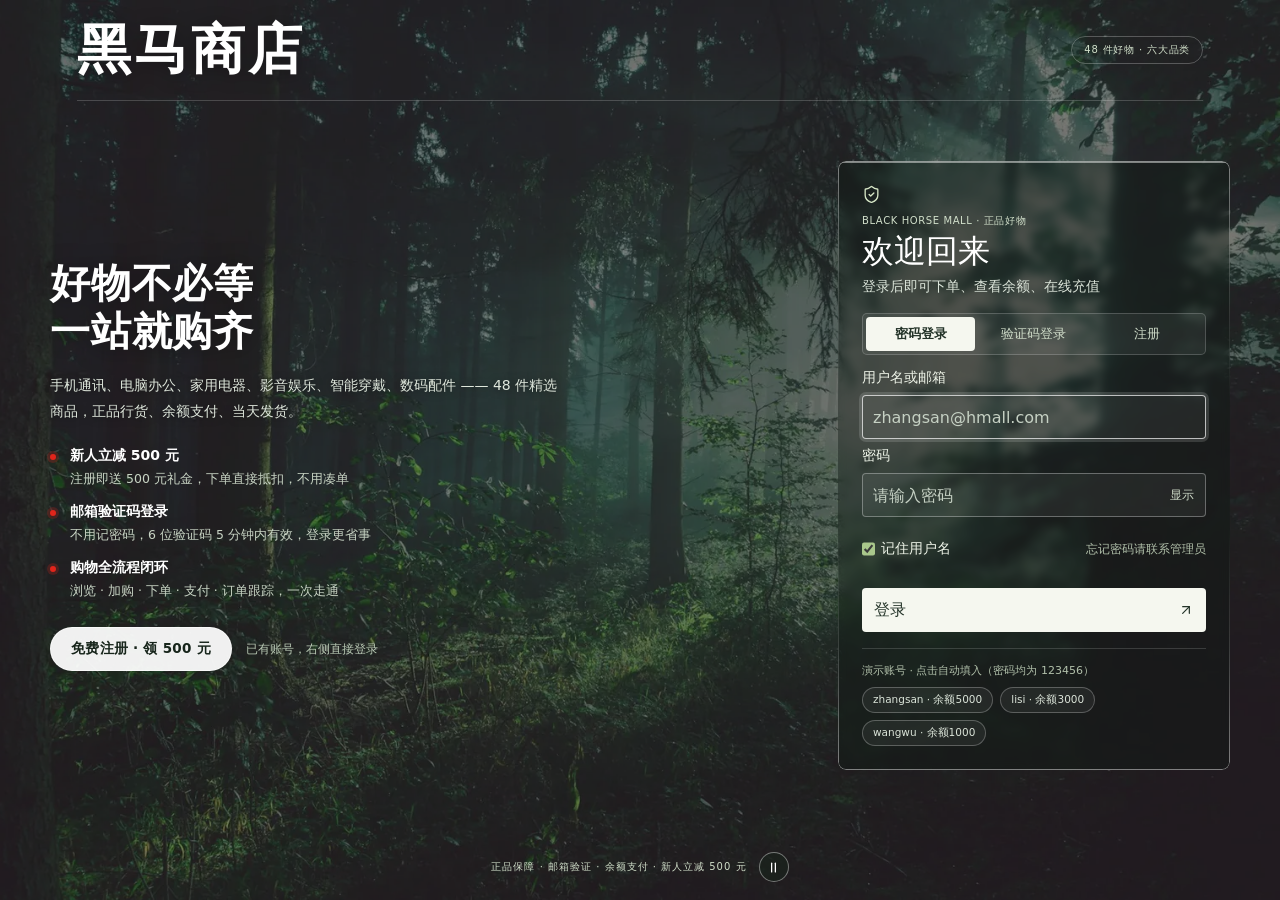
<file: frontend/index.html>
<!DOCTYPE html>
<html lang="zh-CN">
<head>
<meta charset="UTF-8">
<meta name="viewport" content="width=device-width, initial-scale=1.0">
<title>黑马商城 · 正品低价、品质保障</title>
<link rel="stylesheet" href="styles.css">
</head>
<body>

<!-- ==================== 顶部工具条 ==================== -->
<div class="topbar">
  <div class="topbar-inner">
    <div class="tb-left">
      <span class="tb-loc">广东</span>
      <i class="tb-sep"></i>
      <span class="tb-hi">你好，<b id="tbUser">请登录</b></span>
      <a class="tb-accent" id="tbAuthLink" href="login.html">登录 / 注册</a>
    </div>
    <div class="tb-right">
      <button class="tb-link" data-nav="orders">我的订单</button>
      <i class="tb-sep"></i>
      <button class="tb-link" data-nav="recharge">我的钱包</button>
      <i class="tb-sep"></i>
      <button class="tb-link" id="logoutBtn">退出登录</button>
    </div>
  </div>
</div>

<!-- ==================== 主导航：LOGO + 搜索 + 购物车 ==================== -->
<div class="site-head">
  <div class="head-inner">
    <a class="logo" href="javascript:;" data-nav="shop">
      黑马商城<span class="logo-sub">H·MALL</span>
    </a>

    <div class="search">
      <div class="search-box">
        <input id="searchInput" type="text" autocomplete="off"
               placeholder="搜索商品，如 手机 / 耳机 / 华为 / 空调">
        <button id="searchBtn" class="search-btn">搜 索</button>
      </div>
      <div class="hotwords">
        <span class="hot-label">热门搜索：</span>
        <button data-kw="手机">手机</button>
        <button data-kw="耳机">耳机</button>
        <button data-kw="笔记本">笔记本</button>
        <button data-kw="空调">空调</button>
        <button data-kw="手表">手表</button>
        <button data-kw="充电宝">充电宝</button>
      </div>
    </div>

    <button class="cart-entry" data-nav="cart">
      <i class="cart-ico">&#128722;</i>
      <span>我的购物车</span>
      <em id="cartBadge" class="cart-badge hidden">0</em>
    </button>
  </div>
</div>

<main class="page">
  <!-- ==================== 商品页 ==================== -->
  <section id="view-shop" class="view active">

    <div class="hero">
      <!-- 左侧分类导航 -->
      <aside class="cats">
        <div class="cats-title">全部商品分类</div>
        <ul id="catList" class="cat-list"></ul>
      </aside>

      <!-- 中间主视觉 -->
      <div class="hero-mid">
        <div class="slider" id="slider">
          <div class="slide s1 active">
            <div class="slide-txt">
              <h2>数码好物节</h2>
              <p>手机 · 电脑 · 影音 全场现货</p>
              <span class="slide-tag">5 个微服务真实链路下单</span>
            </div>
          </div>
          <div class="slide s2">
            <div class="slide-txt">
              <h2>新人礼金 500 元</h2>
              <p>邮箱验证码注册即送，直接下单</p>
              <span class="slide-tag">注册 → 下单 → 支付 一步到位</span>
            </div>
          </div>
          <div class="slide s3">
            <div class="slide-txt">
              <h2>家电焕新季</h2>
              <p>空调 · 冰箱 · 洗衣机 一级能效</p>
              <span class="slide-tag">以旧换新 · 送装一体</span>
            </div>
          </div>
          <div class="slider-dots" id="sliderDots"></div>
        </div>

        <div class="hero-sub">
          <button class="sub-item" data-cat="手机通讯"><b>手机通讯</b><span>新品直降</span></button>
          <button class="sub-item" data-cat="电脑办公"><b>电脑办公</b><span>办公首选</span></button>
          <button class="sub-item" data-cat="家用电器"><b>家用电器</b><span>一级能效</span></button>
          <button class="sub-item" data-cat="影音娱乐"><b>影音娱乐</b><span>沉浸体验</span></button>
        </div>
      </div>

      <!-- 右侧用户卡 -->
      <aside class="user-card">
        <div class="uc-top">
          <i class="avatar" id="avatar">–</i>
          <div class="uc-id">
            <div class="uc-name" id="username">--</div>
            <div class="uc-tip">欢迎回到黑马商城</div>
          </div>
        </div>
        <div class="uc-balance">
          <span>账户余额</span>
          <div><b id="balance">--</b><small>元</small></div>
        </div>
        <div class="uc-actions">
          <button class="btn small primary" id="rechargeBtn">充值</button>
          <button class="btn small" data-nav="orders">我的订单</button>
        </div>
        <ul class="uc-service">
          <li><i>&#128666;</i> 极速配送 · 次日达</li>
          <li><i>&#128737;</i> 正品保障 · 假一赔十</li>
          <li><i>&#128295;</i> 7 天无理由退货</li>
        </ul>
      </aside>
    </div>

    <!-- 秒杀楼层：场次由服务端按时间自动轮换，前端只显示「第几场 + 倒计时」 -->
    <section class="floor seckill-floor">
      <div class="floor-head">
        <h2><i class="sk-ico">&#9889;</i>限时秒杀</h2>
        <div class="sk-round">
          <span class="sk-round-no" id="skRoundNo">-- 场</span>
          <span class="sk-round-time" id="skRoundTime">--:-- – --:--</span>
        </div>
        <div class="sk-countdown">
          <span class="sk-cd-tip">距本场结束</span>
          <span class="sk-cd-box" id="skCd">--:--:--</span>
        </div>
        <span class="floor-tip" id="skTip">每 10 分钟换一场 · 每人每场限购一件</span>
      </div>
      <div id="seckillGrid" class="goods-grid sk-grid"></div>
      <div id="skEmpty" class="empty hidden">本场暂无秒杀，下一场马上开始</div>
    </section>

    <!-- 高并发演示：服务端真开线程池打并发，不是前端动画 -->
    <section class="floor bench-floor">
      <div class="floor-head">
        <h2>高并发抢购演示</h2>
        <span class="floor-tip">走真实的「原子扣库存 + 唯一索引」链路，跑完自动回滚库存</span>
      </div>
      <div class="bench">
        <div class="bench-side">
          <div class="bench-field">
            <label>并发线程</label>
            <div class="bench-seg" id="benchSeg">
              <button type="button" data-c="50">50</button>
              <button type="button" data-c="100" class="on">100</button>
              <button type="button" data-c="200">200</button>
            </div>
          </div>
          <div class="bench-field">
            <label>压测商品</label>
            <select id="benchTarget"></select>
          </div>
          <div class="bench-actions">
            <button type="button" class="btn primary" id="benchRun">开始压测</button>
            <button type="button" class="btn ghost small" id="benchReset">重置本场</button>
          </div>
        </div>
        <div class="bench-main">
          <div class="bench-metrics">
            <div class="m"><b id="bmSuccess">--</b><span>抢购成功</span></div>
            <div class="m"><b id="bmSoldOut">--</b><span>售罄拦截</span></div>
            <div class="m"><b id="bmDup">--</b><span>重复拦截</span></div>
            <div class="m"><b id="bmQps">--</b><span>QPS</span></div>
            <div class="m"><b id="bmElapsed">--</b><span>总耗时 ms</span></div>
            <div class="m"><b id="bmP95">--</b><span>P95 延迟 ms</span></div>
          </div>
          <div class="bench-bar">
            <i class="ok" id="bmBarOk" style="width:0%"></i>
            <i class="out" id="bmBarOut" style="width:0%"></i>
          </div>
          <div class="bench-legend">
            <span><i class="dot ok"></i>抢到 <b id="bmLegendOk">0</b></span>
            <span><i class="dot out"></i>没抢到 <b id="bmLegendOut">0</b></span>
            <span class="bench-stock" id="bmStock">本场库存 -- / --</span>
          </div>
          <div class="bench-msg" id="bmMsg">选好并发数，点「开始压测」看真实战况</div>
          <p class="bench-note">
            每个并发都是一个独立虚拟用户，真实走一遍抢购：抢到的件数永远不会超过本场库存，
            多出来的请求全部落在「售罄」或「重复拦截」上 —— 这就是不超卖的证据。
          </p>
        </div>
      </div>
    </section>

    <!-- 推荐楼层 -->
    <section class="floor">
      <div class="floor-head">
        <h2>为你推荐</h2>
        <span class="floor-tip" id="resultTip">全场好物</span>
      </div>
      <div id="productGrid" class="goods-grid"></div>
      <div id="shopEmpty" class="empty hidden">没有找到相关商品，换个关键词试试</div>
    </section>
  </section>

  <!-- ==================== 购物车页 ==================== -->
  <section id="view-cart" class="view">
    <div class="page-head">
      <h2>我的购物车</h2>
      <a href="javascript:;" data-nav="shop" class="back-link">继续购物 &gt;</a>
    </div>
    <div id="cartList" class="cart-list"></div>
    <div id="cartFooter" class="cart-footer hidden">
      <div class="cart-sum">合计（不含运费）：<b id="cartTotal">0.00</b> 元</div>
      <button id="checkoutBtn" class="btn primary">去结算</button>
    </div>
  </section>

  <!-- ==================== 订单页 ==================== -->
  <section id="view-orders" class="view">
    <div class="page-head">
      <h2>我的订单</h2>
      <a href="javascript:;" data-nav="shop" class="back-link">继续购物 &gt;</a>
    </div>
    <div id="orderList" class="order-list"></div>
  </section>
</main>

<footer class="foot">
  <div class="foot-inner">
    <div class="foot-links">
      <span>关于我们</span><span>联系我们</span><span>商家入驻</span><span>售后服务</span><span>隐私政策</span>
    </div>
    <p class="foot-note">黑马商城 hmall · Spring Cloud 微服务演示项目 · 商品 8081 / 购物车 8082 / 订单 8083 / 支付 8084 / 用户 8085</p>
  </div>
</footer>

<!-- 结算弹窗 -->
<div id="modal" class="modal-mask hidden">
  <div class="modal">
    <h3 id="modalTitle">确认订单</h3>
    <div id="modalBody"></div>
    <div class="modal-actions">
      <button class="btn" id="modalCancel">取消</button>
      <button class="btn primary" id="modalOk">确定</button>
    </div>
  </div>
</div>

<div id="toast" class="toast hidden"></div>

<script src="session.js"></script>
<script src="app.js"></script>
<script src="kefu.js"></script>
</body>
</html>
</file>
<file: frontend/styles.css>
/* ============================================================
   黑马商城 · 京东风格样式
   配色沿用京东：主红 #e1251b，页面底 #f4f4f4，正文 #333
   ============================================================ */
* { box-sizing: border-box; margin: 0; padding: 0; }

:root {
  --red: #e1251b;
  --red-dark: #c81623;
  --orange: #ff6700;
  --ink: #333;
  --ink-2: #666;
  --ink-3: #8b909b;
  --line: #e6e6e6;
  --bg: #f4f4f4;
  --radius: 8px;
  /* 内容容器宽度：1200 在 1440 屏上左右各空 120px 太浪费，
     改成「最多 1540，两侧各留 24」的自适应宽度 */
  --wrap: min(1680px, calc(100vw - 48px));
}

body {
  font-family: "PingFang SC", "Microsoft YaHei", "Noto Sans CJK SC", sans-serif;
  background: var(--bg);
  color: var(--ink);
  font-size: 14px;
  -webkit-font-smoothing: antialiased;
}
.hidden { display: none !important; }
button { font-family: inherit; }
a { text-decoration: none; color: inherit; }

/* ==================== 顶部工具条 ==================== */
.topbar { background: #e3e4e5; border-bottom: 1px solid #ddd; font-size: 13px; color: var(--ink-2); }
.topbar-inner {
  max-width: var(--wrap); margin: 0 auto; height: 34px;
  display: flex; align-items: center; justify-content: space-between;
}
.tb-left, .tb-right { display: flex; align-items: center; gap: 10px; }
.tb-loc { color: var(--ink-2); }
.tb-loc::before { content: "\1F4CD"; margin-right: 3px; font-size: 11px; }
.tb-sep { width: 1px; height: 12px; background: #ccc; display: inline-block; }
.tb-hi b { color: var(--ink-2); font-weight: 400; }
.tb-accent { color: var(--red); }
.tb-accent:hover { text-decoration: underline; }
.tb-link {
  border: none; background: none; padding: 0; font-size: 13px;
  color: var(--ink-2); cursor: pointer;
}
.tb-link:hover { color: var(--red); }

/* ==================== 主导航 ==================== */
.site-head { background: #fff; border-bottom: 2px solid var(--red); }
.head-inner {
  max-width: var(--wrap); margin: 0 auto; height: 104px;
  display: flex; align-items: center; gap: 44px;
}
.logo {
  font-size: 36px; font-weight: 800; color: var(--red);
  letter-spacing: 1px; flex: none; display: flex; align-items: baseline; gap: 8px;
}
.logo-sub {
  font-size: 12px; font-weight: 600; letter-spacing: 2px;
  color: #fff; background: var(--red); padding: 2px 6px; border-radius: 3px;
}
.search { flex: 1; max-width: 720px; }
.search-box {
  display: flex; height: 44px;
  border: 2px solid var(--red); border-radius: 0 2px 2px 0; overflow: hidden;
}
.search-box input {
  flex: 1; border: none; outline: none; padding: 0 14px;
  font-size: 15.5px; font-family: inherit; color: var(--ink);
}
.search-box input::placeholder { color: #b0b0b0; }
.search-btn {
  width: 92px; border: none; background: var(--red); color: #fff;
  font-size: 16px; letter-spacing: 2px; cursor: pointer;
}
.search-btn:hover { background: var(--red-dark); }
.hotwords {
  margin-top: 7px; font-size: 13px; color: var(--ink-3);
  display: flex; align-items: center; gap: 10px; flex-wrap: wrap;
}
.hotwords button {
  border: none; background: none; padding: 0; cursor: pointer;
  font-size: 13px; color: var(--ink-3);
}
.hotwords button:hover { color: var(--red); }
.hot-label { color: var(--ink-3); }

.cart-entry {
  flex: none; height: 44px; padding: 0 22px; margin-left: auto;
  border: 1px solid var(--line); background: #fff; cursor: pointer;
  display: flex; align-items: center; gap: 9px;
  font-size: 14.5px; color: var(--red); border-radius: 2px;
}
.cart-entry:hover { border-color: var(--red); background: #fff8f8; }
.cart-ico { font-size: 18px; font-style: normal; }
.cart-badge {
  min-width: 18px; height: 18px; line-height: 18px; padding: 0 5px;
  background: var(--red); color: #fff; border-radius: 9px;
  font-size: 11px; font-style: normal; text-align: center;
}

/* ==================== 页面容器 ==================== */
.page { max-width: var(--wrap); margin: 0 auto; padding: 14px 0 48px; min-height: 60vh; }
.view { display: none; }
.view.active { display: block; }

/* ==================== 首屏三栏 ==================== */
.hero {
  display: grid; grid-template-columns: 250px 1fr 290px;
  gap: 16px; margin-bottom: 20px;
}

/* 分类 */
.cats { background: #fff; border-radius: var(--radius); overflow: hidden; }
.cats-title {
  height: 48px; line-height: 48px; padding: 0 18px;
  background: #fafafa; border-bottom: 1px solid var(--line);
  font-size: 15.5px; font-weight: 700; color: var(--ink);
}
.cat-list { list-style: none; padding: 6px 0; }
.cat-list li {
  padding: 10.5px 18px; font-size: 14.5px; color: var(--ink-2);
  cursor: pointer; display: flex; justify-content: space-between; align-items: center;
}
.cat-list li:hover, .cat-list li.active { background: #fff5f5; color: var(--red); }
.cat-list li .cnt { font-size: 12px; color: #bbb; }
.cat-list li.on { color: var(--red); font-weight: 600; }

/* 轮播 */
.hero-mid { display: flex; flex-direction: column; gap: 12px; }
.slider {
  position: relative; height: 388px; border-radius: var(--radius);
  overflow: hidden;
}
.slide {
  position: absolute; inset: 0; opacity: 0; transition: opacity .5s;
  display: flex; align-items: center; padding: 0 64px;
  background-size: cover; background-position: center;
  /* 图还没加载出来时先露个底色，避免闪白 */
  background-color: #c81623;
}
.slide.active { opacity: 1; }
/* 左侧压一层暗色渐变：真实照片明暗不可控，不压的话白字会糊在图上 */
.slide::before {
  content: ""; position: absolute; inset: 0; z-index: 1;
  background: linear-gradient(90deg,
    rgba(0, 0, 0, .66) 0%,
    rgba(0, 0, 0, .46) 36%,
    rgba(0, 0, 0, .12) 62%,
    rgba(0, 0, 0, 0) 80%);
}
/* 轮播图：jpg 先写一遍当兜底，再用 image-set 让支持 webp 的浏览器挑 webp。
   两条声明顺序不能反 —— 不认识 image-set 的老内核会整条丢弃第一条之外的声明。 */
.slide.s1 {
  background-color: #c81623;
  background-image: url(images/banner1.jpg);
  background-image: image-set(url(images/banner1.webp) type("image/webp"),
                              url(images/banner1.jpg) type("image/jpeg"));
}
.slide.s2 {
  background-color: #5b3cc4;
  background-image: url(images/banner2.jpg);
  background-image: image-set(url(images/banner2.webp) type("image/webp"),
                              url(images/banner2.jpg) type("image/jpeg"));
}
.slide.s3 {
  background-color: #0d7a6f;
  background-image: url(images/banner3.jpg);
  background-image: image-set(url(images/banner3.webp) type("image/webp"),
                              url(images/banner3.jpg) type("image/jpeg"));
}
.slide-txt { position: relative; z-index: 2; color: #fff; text-shadow: 0 2px 10px rgba(0, 0, 0, .35); }
.slide-txt h2 { font-size: 44px; letter-spacing: 2px; margin-bottom: 12px; }
.slide-txt p { font-size: 17px; opacity: .92; margin-bottom: 20px; }
.slide-tag {
  display: inline-block; font-size: 13px; padding: 7px 16px;
  background: rgba(255,255,255,.22); border-radius: 20px;
}
.slider-dots {
  position: absolute; right: 28px; bottom: 22px; display: flex; gap: 7px; z-index: 3;
}
.slider-dots i {
  width: 20px; height: 4px; border-radius: 2px; background: rgba(255,255,255,.45);
  cursor: pointer; transition: .25s;
}
.slider-dots i.on { background: #fff; width: 28px; }

.hero-sub { display: grid; grid-template-columns: repeat(4, 1fr); gap: 16px; height: 104px; }
.sub-item {
  border: none; background: #fff; border-radius: var(--radius); cursor: pointer;
  display: flex; flex-direction: column; align-items: center; justify-content: center;
  gap: 4px; transition: .15s;
}
.sub-item b { font-size: 15px; color: var(--ink); }
.sub-item span { font-size: 12.5px; color: var(--ink-3); }
.sub-item:hover { transform: translateY(-2px); box-shadow: 0 6px 16px rgba(0,0,0,.08); }
.sub-item:hover b { color: var(--red); }

/* 用户卡 */
.user-card {
  background: #fff; border-radius: var(--radius); padding: 22px;
  display: flex; flex-direction: column;
}
.uc-top { display: flex; align-items: center; gap: 12px; padding-bottom: 16px; border-bottom: 1px dashed var(--line); }
.uc-id { min-width: 0; }
.uc-name { font-size: 17px; font-weight: 700; overflow: hidden; text-overflow: ellipsis; white-space: nowrap; }
.uc-tip { font-size: 13px; color: var(--ink-3); margin-top: 3px; }

.uc-balance { padding: 16px 0 14px; }
.uc-balance > span { font-size: 13px; color: var(--ink-3); }
.uc-balance div { margin-top: 4px; }
.uc-balance b { font-size: 33px; font-weight: 700; color: var(--red); }
.uc-balance small { font-size: 13px; color: var(--ink-2); margin-left: 5px; }

.uc-actions { display: flex; gap: 8px; }
.uc-actions .btn { flex: 1; }

.uc-service { list-style: none; margin-top: auto; padding-top: 14px; border-top: 1px dashed var(--line); }
.uc-service li { font-size: 13px; color: var(--ink-2); padding: 6px 0; }
.uc-service i { font-style: normal; margin-right: 6px; }

/* 头像 */
.avatar {
  width: 48px; height: 48px; border-radius: 50%; flex: none;
  background: linear-gradient(135deg, var(--red), var(--orange));
  color: #fff; font-size: 19px; font-weight: 700; font-style: normal;
  display: flex; align-items: center; justify-content: center;
}

/* ==================== 商品楼层 ==================== */
.floor { background: #fff; border-radius: var(--radius); padding: 24px 22px 28px; }
.floor-head {
  display: flex; align-items: baseline; justify-content: space-between;
  margin-bottom: 16px; padding-bottom: 12px; border-bottom: 1px solid var(--line);
}
.floor-head h2 { font-size: 24px; font-weight: 700; }
.floor-head h2::before {
  content: ""; display: inline-block; width: 5px; height: 21px;
  background: var(--red); margin-right: 10px; vertical-align: -2px; border-radius: 2px;
}
.floor-tip { font-size: 13.5px; color: var(--ink-3); }

.goods-grid { display: grid; grid-template-columns: repeat(5, 1fr); gap: 16px; }

.gd-card {
  border: 1px solid #f0f0f0; border-radius: var(--radius); background: #fff;
  overflow: hidden; display: flex; flex-direction: column;
  transition: .18s; position: relative;
}
.gd-card:hover { border-color: #f5c6c2; box-shadow: 0 8px 22px rgba(225,37,27,.12); transform: translateY(-2px); }
.gd-pic { position: relative; background: #fafafa; }
.gd-pic img { width: 100%; aspect-ratio: 1; object-fit: cover; display: block;
  transition: transform .4s cubic-bezier(.2, .7, .3, 1); }
.gd-tag {
  position: absolute; left: 9px; top: 9px; font-size: 12px;
  padding: 3px 8px; border-radius: 4px; color: #fff; background: var(--red);
}
.gd-tag.t-new { background: #2f8ee8; }
.gd-tag.t-hot { background: var(--orange); }
.gd-tag.t-flash { background: #b12ad4; }

.gd-body { padding: 13px 15px 15px; display: flex; flex-direction: column; gap: 8px; flex: 1; }
.gd-price { color: var(--red); font-weight: 700; font-size: 23px; line-height: 1.1;
  font-variant-numeric: tabular-nums; }
.gd-price i { font-size: 14px; font-style: normal; margin-right: 2px; }
.gd-price em { font-size: 12.5px; font-style: normal; color: var(--ink-3); font-weight: 400; margin-left: 7px; }
.gd-name {
  font-size: 14.5px; line-height: 1.5; color: var(--ink);
  display: -webkit-box; -webkit-line-clamp: 2; -webkit-box-orient: vertical;
  overflow: hidden; min-height: 44px;
}
.gd-sub {
  font-size: 12.5px; color: var(--ink-3); white-space: nowrap;
  overflow: hidden; text-overflow: ellipsis;
}
.gd-meta { display: flex; justify-content: space-between; font-size: 12.5px; color: var(--ink-3); }
.gd-foot { display: flex; align-items: center; gap: 6px; margin-top: auto; padding-top: 4px; }
.gd-foot .btn { flex: 1; }

/* ==================== 通用按钮 ==================== */
.btn {
  border: 1px solid var(--line); background: #fff; color: var(--ink);
  padding: 8px 16px; border-radius: 4px; font-size: 13px; cursor: pointer;
  transition: .15s; white-space: nowrap;
}
.btn:hover { border-color: var(--red); color: var(--red); }
.btn.primary { background: var(--red); border-color: var(--red); color: #fff; }
.btn.primary:hover { background: var(--red-dark); border-color: var(--red-dark); color: #fff; }
.btn.small { padding: 5px 12px; font-size: 12px; }
.btn.ghost { border-color: transparent; background: none; color: var(--ink-3); }
.btn.ghost:hover { color: var(--red); background: #fff5f5; border-color: transparent; }
.btn.block { width: 100%; padding: 12px; font-size: 15px; }
.btn:disabled { opacity: .45; cursor: not-allowed; }
.btn.primary:disabled { background: #f0a9a4; border-color: #f0a9a4; }

/* 数量选择器 */
.qty { display: flex; align-items: center; gap: 6px; }
.qty button {
  width: 30px; height: 30px; border: 1px solid var(--line); background: #fff;
  border-radius: 6px; cursor: pointer; font-size: 16px; color: var(--ink-2); line-height: 1;
}
.qty button:hover { border-color: var(--red); color: var(--red); }
.qty span { min-width: 34px; text-align: center; font-size: 15px; font-weight: 600; }

/* ==================== 页头 ==================== */
.page-head {
  display: flex; align-items: center; justify-content: space-between;
  margin-bottom: 14px; padding: 16px 4px 0;
}
.page-head h2 { font-size: 25px; font-weight: 700; }
.back-link { font-size: 14px; color: var(--ink-3); }
.back-link:hover { color: var(--red); }

/* ==================== 购物车 ==================== */
/* 购物车/订单内容量少，铺满 1400 宽的容器会显得散，收到 1180 居中 */
#view-cart, #view-orders { max-width: 1180px; margin: 0 auto; }

.cart-list { display: flex; flex-direction: column; gap: 14px; }
.cart-item {
  background: #fff; border-radius: var(--radius); padding: 20px 24px;
  display: flex; align-items: center; gap: 20px;
}
.cart-item:hover { background: #fffdfd; }
.cart-item img {
  width: 120px; height: 120px; border-radius: 10px; object-fit: cover;
  border: 1px solid #f0f0f0; background: #fafafa; flex: none;
}
.cart-item .cname { flex: 1; font-size: 16px; line-height: 1.5; }
.cart-item .cprice { color: var(--red); font-weight: 700; font-size: 19px; min-width: 110px; text-align: right; }
.cart-item .cprice::before { content: "¥"; font-size: 12px; margin-right: 1px; }

.cart-footer {
  margin-top: 18px; background: #fff; border-radius: var(--radius);
  padding: 16px 28px; display: flex; align-items: center; justify-content: flex-end; gap: 30px;
  position: sticky; bottom: 12px; box-shadow: 0 -2px 12px rgba(0,0,0,.06);
}
.cart-sum { font-size: 14px; color: var(--ink-2); }
.cart-sum b { color: var(--red); font-size: 28px; font-weight: 700; }

/* ==================== 订单 ==================== */
.order-card {
  background: #fff; border-radius: var(--radius); margin-bottom: 12px; overflow: hidden;
}
.order-head {
  display: flex; justify-content: space-between; align-items: center;
  padding: 14px 20px; background: #fafafa; border-bottom: 1px solid var(--line);
  font-size: 13px; color: var(--ink-3);
}
.order-status { font-size: 14.5px; font-weight: 700; }
.s1 { color: var(--orange); }
.s2 { color: #2e9e4f; }
.s3 { color: var(--ink-3); }

.order-body { padding: 16px 20px; display: flex; flex-direction: column; gap: 12px; }
.order-detail { display: flex; align-items: center; gap: 14px; font-size: 14px; color: var(--ink-2); }
.order-detail img {
  width: 64px; height: 64px; border-radius: 6px; object-fit: cover;
  border: 1px solid #f0f0f0; background: #fafafa; flex: none;
}
.order-detail .od-name { flex: 1; color: var(--ink); }
.order-total {
  display: flex; align-items: center; justify-content: flex-end; gap: 18px;
  padding: 0 20px 18px; font-size: 14px; color: var(--ink-2);
}
.order-total b { color: var(--red); font-size: 21px; }
.order-actions { display: flex; gap: 8px; }

/* ==================== 空态 ==================== */
.empty { text-align: center; color: var(--ink-3); padding: 70px 0; font-size: 14px; }
.empty.small { padding: 24px 0; font-size: 13px; }

/* ==================== 弹窗 ==================== */
.modal-mask {
  position: fixed; inset: 0; background: rgba(0,0,0,.45);
  display: flex; align-items: center; justify-content: center; z-index: 50;
}
.modal {
  background: #fff; border-radius: 10px; width: 430px; max-width: 92vw;
  padding: 24px; box-shadow: 0 20px 50px rgba(0,0,0,.2);
}
.modal h3 { font-size: 17px; margin-bottom: 16px; }
.modal h3.center { text-align: center; }
.modal label { display: block; font-size: 12px; color: var(--ink-2); margin: 12px 0 6px; }
.modal input {
  width: 100%; padding: 10px 12px; border: 1px solid #ddd; border-radius: 4px;
  font-size: 14px; font-family: inherit; outline: none;
}
.modal input:focus { border-color: var(--red); box-shadow: 0 0 0 3px rgba(225,37,27,.1); }
.modal .sum-line { display: flex; justify-content: space-between; padding: 7px 0; font-size: 13px; }
.modal .sum-line b { color: var(--red); }
.modal .sum-line.total { border-top: 1px solid #eee; margin-top: 6px; padding-top: 12px; font-weight: 700; }
.modal .sum-line.total span:last-child { color: var(--red); font-size: 16px; }
.modal-actions { display: flex; justify-content: flex-end; gap: 10px; margin-top: 22px; }
.hint { font-size: 12px; color: var(--ink-3); margin-top: 8px; line-height: 1.6; }
.hint.center { text-align: center; }
.warn { color: var(--red); }
.hint.warn { color: var(--red); font-weight: 600; }

/* ==================== Toast ==================== */
.toast {
  position: fixed; top: 50%; left: 50%; transform: translate(-50%, -50%);
  background: rgba(0,0,0,.82); color: #fff; padding: 12px 24px;
  border-radius: 6px; font-size: 14px; z-index: 80; max-width: 80vw;
  animation: toastIn .18s ease-out;
}
@keyframes toastIn { from { opacity: 0; transform: translate(-50%, -46%); } to { opacity: 1; } }
.toast.error { background: var(--red); }
.toast.success { background: #2e9e4f; }

/* ==================== 页脚 ==================== */
.foot { background: #fff; border-top: 1px solid var(--line); padding: 26px 0 30px; margin-top: 20px; }
.foot-inner { max-width: var(--wrap); margin: 0 auto; text-align: center; }
.foot-links { display: flex; justify-content: center; gap: 22px; font-size: 12px; color: var(--ink-2); }
.foot-links span { cursor: pointer; }
.foot-links span:hover { color: var(--red); }
.foot-note { font-size: 12px; color: #bbb; margin-top: 12px; }

/* ============================================================
   登录 / 注册页 —— 全屏照片 + 毛玻璃卡片
   版式照搬 D:\Codexprogram\lumora-workbench 的 auth-screen/auth-card：
   全屏背景图层层压暗、liquid-glass 发丝渐变描边、衬线标题、浅色实心按钮
   ============================================================ */
.auth-body { background: #17251b; }

.auth-screen {
  position: relative; isolation: isolate;
  min-height: 100svh; display: grid; grid-template-rows: auto 1fr auto;
  color: #fff; background: #17251b;
  font-family: system-ui, -apple-system, "Microsoft YaHei", sans-serif;
}

/* 背景三层固定定位，卡片区再长也不会露出空白 */
.auth-photo, .auth-shade, .video-stack { position: fixed; inset: 0; pointer-events: none; }
.auth-photo {
  z-index: -4;
  background: #17251b url(images/login-bg.jpg) center / cover no-repeat;
  /* 顺序不能反：老内核不认 image-set 时整条丢弃，靠上一行的 jpg 兜底 */
  background-image: image-set(url(images/login-bg.webp) type("image/webp"),
                              url(images/login-bg.jpg) type("image/jpeg"));
  background-position: center; background-size: cover; background-repeat: no-repeat;
}
/* 视频层夹在静图与蒙版之间：video 没就绪时看到的是 jpg，不会闪黑 */
.video-stack { z-index: -3; overflow: hidden; }
.hero-video {
  position: absolute; inset: 0; width: 100%; height: 100%; object-fit: cover;
  opacity: 0; transition: opacity 1000ms ease-in-out;
}
.hero-video.active { opacity: 1; }
.auth-shade { z-index: -2; background: rgba(13, 23, 18, .52); }

.auth-top {
  display: flex; align-items: center; justify-content: space-between; gap: 10px;
  margin: 0 6%; padding: 22px 0; border-bottom: 1px solid #ffffff30;
}
.wordmark {
  color: #fff;
  /* 中文不用斜体（浏览器会伪斜，很难看），改用衬线正体拉大字重与字号 */
  font: 600 clamp(38px, 4.2vw, 64px)/1.05 "Songti SC", "Source Han Serif SC",
        "Noto Serif CJK SC", "STSong", "SimSun", Georgia, serif;
  letter-spacing: .06em; text-shadow: 0 2px 18px rgba(0, 0, 0, .35);
}
.auth-badge {
  font-size: 10px; letter-spacing: .08em; color: #d1dfca;
  border: 1px solid #ffffff40; border-radius: 999px; padding: 6px 12px; white-space: nowrap;
}

/* ---- 主区：左文案 / 右卡片 ---- */
.auth-main {
  display: grid; grid-template-columns: minmax(0, 1fr) 392px;
  gap: clamp(32px, 5vw, 80px); align-items: center;
  width: min(100% - 48px, 1180px); margin: 0 auto; padding: 20px 0 28px;
}
.auth-main .auth-card { width: 100%; max-width: 392px; margin: 0; justify-self: end; }

/* ---- 左栏：商品 + 新人福利 ---- */
.auth-hero { color: #fff; max-width: 520px; }
.hero-eyebrow {
  font-size: 11px; letter-spacing: .16em; color: #cfe0c6; margin-bottom: 14px;
}
.hero-title {
  font: 600 clamp(30px, 3.1vw, 46px)/1.22 "Songti SC", "Source Han Serif SC",
        "Noto Serif CJK SC", "STSong", "SimSun", Georgia, serif;
  letter-spacing: .02em; margin: 0 0 16px;
  text-shadow: 0 2px 24px rgba(0, 0, 0, .4);
}
.hero-lead {
  font-size: 14px; line-height: 1.85; color: #dfe7dc; margin: 0 0 22px;
  text-shadow: 0 1px 10px rgba(0, 0, 0, .45);
}
.hero-points { list-style: none; margin: 0 0 26px; padding: 0; display: grid; gap: 14px; }
.hero-points li { position: relative; padding-left: 20px; }
/* 用小红点呼应商城主色，和深绿背景区分开 */
.hero-points li::before {
  content: ""; position: absolute; left: 0; top: 7px;
  width: 6px; height: 6px; border-radius: 50%; background: var(--red, #e1251b);
  box-shadow: 0 0 0 3px rgba(225, 37, 27, .22);
}
.hero-points b { display: block; font-size: 14px; font-weight: 600; margin-bottom: 3px; }
.hero-points span { font-size: 12.5px; line-height: 1.7; color: #c8d4c4; }

.hero-cta { display: flex; align-items: center; gap: 14px; flex-wrap: wrap; }
.hero-btn {
  padding: 12px 20px; cursor: pointer;
  border: 1px solid #ffffffa0; border-radius: 999px;
  background: #ffffffee; color: #17251b;
  font-size: 13.5px; font-weight: 600; letter-spacing: .02em;
  transition: transform .15s, background .15s;
}
.hero-btn:hover { background: #fff; transform: translateY(-1px); }
.hero-btn:focus-visible { outline: 2px solid #fff; outline-offset: 3px; }
.hero-note { font-size: 12px; color: #b9c9b4; }

/* ---- 毛玻璃卡片 ---- */
.auth-card {
  width: min(calc(100% - 32px), 392px); margin: 20px auto; align-self: center;
  padding: 24px; border-radius: 8px; background: rgba(16, 26, 21, .42);
}
.liquid-glass {
  position: relative; isolation: isolate; overflow: hidden; border: 0;
  background-blend-mode: luminosity;
  -webkit-backdrop-filter: blur(4px); backdrop-filter: blur(4px);
  box-shadow: inset 0 1px 1px rgba(255, 255, 255, .1);
}
/* 1.4px 发丝描边：用渐变 + mask 只留边框那一圈 */
.liquid-glass::before {
  content: ""; position: absolute; z-index: 0; inset: 0; padding: 1.4px; border-radius: inherit;
  background: linear-gradient(180deg, rgba(255, 255, 255, .45), rgba(255, 255, 255, .15) 20%,
                              transparent 40%, transparent 60%, rgba(255, 255, 255, .15) 80%,
                              rgba(255, 255, 255, .45));
  -webkit-mask: linear-gradient(#fff 0 0) content-box, linear-gradient(#fff 0 0);
  -webkit-mask-composite: xor; mask-composite: exclude; pointer-events: none;
}
.liquid-glass > * { position: relative; z-index: 1; }

.auth-symbol { display: flex; color: #d4e4c4; }
.auth-eyebrow { font-size: 10px; color: #d1dfca; margin-top: 10px; letter-spacing: .06em; }
.auth-card h1 {
  font-family: "Instrument Serif", "Source Han Serif SC", "Noto Serif CJK SC", "Songti SC", "STSong", "SimSun", Georgia, serif;
  font-size: 32px; font-weight: 400; line-height: 1.15; margin: 5px 0;
}
.auth-subtitle { font-size: 14px; color: #dbe4d9; line-height: 1.6; }

/* ---- 三种方式的分段控件（替代原来的下划线 tab） ---- */
.auth-tabs {
  display: grid; grid-template-columns: repeat(3, 1fr); gap: 4px; margin-top: 16px;
  padding: 3px; border: 1px solid #ffffff30; border-radius: 5px; background: #ffffff0e;
}
.auth-tab {
  border: 0; background: none; color: #cfdcc9; font: inherit; font-size: 13px;
  padding: 8px 4px; border-radius: 4px; cursor: pointer; transition: .15s;
}
.auth-tab:hover { color: #fff; }
.auth-tab.active { background: #f5f7ef; color: #233328; font-weight: 600; }

/* ---- 表单 ---- */
.auth-form { display: grid; gap: 8px; margin-top: 14px; }
.auth-form label { font-size: 14px; color: #eef4e8; }
.auth-form input {
  width: 100%; min-width: 0; min-height: 44px; padding: 9px 10px;
  border: 1px solid #ffffff50; border-radius: 4px; color: inherit;
  background: #ffffff0e; font-size: 16px; font-family: inherit; outline: none;
  transition: border-color .15s, box-shadow .15s;
}
.auth-form input::placeholder { color: #c6d1c4; }
.auth-form input:focus { border-color: #ffffffb3; box-shadow: 0 0 0 3px rgba(255, 255, 255, .14); }

.auth-input-wrap { position: relative; }
.auth-input-wrap input { padding-right: 64px; }
.pwd-toggle {
  position: absolute; right: 2px; top: 50%; transform: translateY(-50%);
  border: 0; background: none; color: #cfdcc9; font-size: 12px; font-family: inherit;
  cursor: pointer; padding: 6px 10px;
}
.pwd-toggle:hover { color: #fff; }

.code-field { display: grid; grid-template-columns: minmax(0, 1fr) auto; gap: 8px; }
.code-btn {
  padding: 0 12px; border: 1px solid #ffffff50; border-radius: 4px; white-space: nowrap;
  background: #ffffff0e; color: #e1efcc; font-size: 14px; font-family: inherit;
  cursor: pointer; transition: .15s;
}
.code-btn:hover:not(:disabled) { background: #ffffff1f; }
.code-btn:disabled { opacity: .55; cursor: not-allowed; }

.auth-row {
  display: flex; align-items: center; justify-content: space-between;
  font-size: 12px; color: #c2d0bc; margin: 2px 0;
}
.chk { display: flex; align-items: center; gap: 6px; cursor: pointer; }
.chk input { width: 13px; height: 13px; accent-color: #a9c78b; }
.link-muted { color: #b2c1ab; }

.auth-submit {
  display: flex; justify-content: space-between; align-items: center;
  min-height: 44px; margin-top: 7px; padding: 9px 12px; border: 0; border-radius: 4px;
  background: #f5f7ef; color: #233328; font-size: 16px; font-family: inherit;
  cursor: pointer; transition: .15s;
}
.auth-submit:hover:not(:disabled) { background: #fff; }
.auth-submit:disabled { opacity: .55; cursor: not-allowed; }
.btn-arrow { flex: none; }

.form-tip {
  font-size: 12px; line-height: 1.6; padding: 9px 11px; border-radius: 4px;
  background: #ffffff14; color: #f0e6c8; border: 1px solid #ffffff33;
}
.form-tip.ok { color: #d7ecc0; border-color: #ffffff40; }

.auth-hint { font-size: 12px; line-height: 1.6; color: #b2c1ab; }
.auth-hint b { color: #e1efcc; }

/* ---- 演示账号 ---- */
.demo-accounts { margin-top: 16px; padding-top: 14px; border-top: 1px solid #ffffff26; }
.demo-title { font-size: 11px; color: #b2c1ab; margin-bottom: 9px; }
.demo-chips { display: flex; flex-wrap: wrap; gap: 7px; }
.chip {
  border: 1px solid var(--line); background: #fafafa; border-radius: 16px;
  padding: 5px 12px; font-size: 12px; color: var(--ink-2); cursor: pointer;
  font-family: inherit; transition: .15s;
}
.chip:hover { border-color: var(--red); color: var(--red); background: #fff5f5; }
/* 登录卡片里的 chip 换成玻璃款（充值页仍是上面的浅色款） */
.auth-card .chip {
  border-color: #ffffff40; background: #ffffff0e; border-radius: 999px;
  padding: 5px 10px; font-size: 10.5px; color: #dbe4d9; white-space: nowrap;
}
.auth-card .chip:hover { background: #ffffff1f; border-color: #ffffff80; color: #fff; }

.auth-footer {
  display: flex; align-items: center; justify-content: center; gap: 12px;
  padding: 14px 16px 18px; text-align: center;
  font-size: 10px; letter-spacing: .1em; color: #d1dfca;
}
/* 背景视频的播放 / 暂停（跟随系统的「减弱动态效果」设置初始化） */
.auth-motion {
  display: grid; place-items: center; flex: none;
  width: 30px; height: 30px; padding: 0; cursor: pointer;
  border: 1px solid #ffffff66; border-radius: 50%;
  background: #17251b80; color: #fff;
  transition: background .15s, border-color .15s;
}
.auth-motion:hover { background: #17251bcc; border-color: #ffffffa0; }
.auth-motion:focus-visible { outline: 2px solid #fff; outline-offset: 2px; }

/* 系统开了「减少动态效果」：不自动播放、也不要淡入淡出 */
@media (prefers-reduced-motion: reduce) {
  .hero-video { transition: none; }
}

/* 平板及以下：左栏收掉，回到单列居中（福利说明在注册表单里还有一份） */
@media (max-width: 980px) {
  .auth-main { grid-template-columns: minmax(0, 1fr); justify-items: center; padding: 14px 0 20px; }
  .auth-main .auth-card { justify-self: center; }
  .auth-hero { display: none; }
  /* 压测面板：控制区移到指标上方 */
  .bench { grid-template-columns: minmax(0, 1fr); gap: 16px; }
  .bench-metrics { grid-template-columns: repeat(3, minmax(0, 1fr)); }
  .bench-field select { max-width: none; }
}

@media (max-width: 760px) {
  .auth-top { margin: 0 16px; padding: 16px 0; }
  .wordmark { font-size: 30px; }
  .auth-badge { display: none; }
  .auth-main { width: calc(100% - 24px); }
  .auth-main .auth-card { padding: 20px; margin: 0; }
  .auth-card h1 { font-size: 26px; }
  .auth-subtitle { font-size: 13px; }
  .auth-tab { font-size: 12px; padding: 7px 2px; }
  .auth-form label { font-size: 13px; }
  .auth-footer { font-size: 10px; letter-spacing: .04em; padding: 12px 12px 16px; }
}


/* ============================================================
   充值页
   ============================================================ */
.recharge-wrap { min-height: 100vh; padding: 0 16px 60px; }
.recharge-head {
  max-width: 760px; margin: 0 auto; height: 68px;
  display: flex; align-items: center; justify-content: space-between;
}
.brand { font-size: 18px; font-weight: 700; color: var(--red); }
.brand-sub { font-size: 12px; color: var(--ink-3); font-weight: 400; margin-left: 6px; }
.head-actions { display: flex; align-items: center; gap: 16px; font-size: 13px; color: var(--ink-2); }
.head-actions a.btn { text-decoration: none; display: inline-block; }
.user-chip { display: flex; align-items: center; gap: 8px; }
.user-chip .avatar { width: 28px; height: 28px; font-size: 12px; }

.recharge-card {
  max-width: 760px; margin: 6px auto 0; background: #fff;
  border-radius: 10px; padding: 28px 30px 32px;
  box-shadow: 0 2px 14px rgba(0,0,0,.06);
}
.balance-panel {
  background: linear-gradient(120deg, #e1251b 0%, #ff6a3d 100%);
  border-radius: 8px; color: #fff; padding: 22px 26px;
  display: flex; align-items: center; justify-content: space-between; margin-bottom: 26px;
}
.balance-panel .label { font-size: 13px; opacity: .9; }
.balance-panel .amount { font-size: 34px; font-weight: 700; margin-top: 6px; letter-spacing: .5px; }
.balance-panel .amount small { font-size: 14px; font-weight: 400; margin-left: 5px; opacity: .9; }
.balance-tip { font-size: 12px; line-height: 1.7; opacity: .85; text-align: right; }

.section-title {
  display: flex; align-items: center; justify-content: space-between;
  font-size: 14px; font-weight: 600; margin-bottom: 12px;
}
.section-extra { font-size: 12px; font-weight: 400; color: var(--ink-3); }

.amount-grid { display: grid; grid-template-columns: repeat(3, 1fr); gap: 10px; margin-bottom: 14px; }
.amount-opt {
  border: 1px solid var(--line); background: #fff; border-radius: 6px;
  padding: 15px 8px; text-align: center; cursor: pointer;
  font-size: 18px; font-weight: 700; color: var(--ink); font-family: inherit; transition: .15s;
}
.amount-opt small { font-size: 12px; font-weight: 400; color: var(--ink-3); margin-left: 2px; }
.amount-opt:hover { border-color: var(--red); color: var(--red); }
.amount-opt.active { border-color: var(--red); background: #fff5f5; color: var(--red); }
.amount-opt.active small { color: var(--red); }

.custom-amount { display: flex; align-items: center; gap: 10px; margin-bottom: 26px; font-size: 13px; color: var(--ink-2); }
.custom-amount .prefix, .custom-amount .unit { flex: none; }
.custom-amount input {
  flex: 1; padding: 10px 13px; border: 1px solid #ddd; border-radius: 4px;
  font-size: 14px; font-family: inherit; min-width: 0; outline: none;
}
.custom-amount input:focus { border-color: var(--red); box-shadow: 0 0 0 3px rgba(225,37,27,.1); }

.channels { display: grid; grid-template-columns: repeat(3, 1fr); gap: 10px; margin-bottom: 24px; }
.channel {
  display: flex; align-items: center; gap: 10px;
  border: 1px solid var(--line); border-radius: 6px; padding: 13px;
  font-size: 13px; color: var(--ink); cursor: pointer; transition: .15s;
}
.channel:hover { border-color: var(--red); }
.channel.active { border-color: var(--red); background: #fff5f5; color: var(--red); font-weight: 600; }
.channel .dot { width: 15px; height: 15px; border-radius: 50%; flex: none; border: 1px solid #d0d0d0; background: #fff; }
.channel.active .dot { border: 5px solid var(--red); }

.record-block { margin-top: 30px; padding-top: 22px; border-top: 1px solid var(--line); }
.record-list { display: flex; flex-direction: column; }
.record {
  display: flex; align-items: center; justify-content: space-between;
  padding: 12px 0; border-bottom: 1px dashed #eee; font-size: 13px;
}
.record:last-child { border-bottom: none; }
.record .rchannel { font-weight: 600; color: var(--ink); }
.record .rright { text-align: right; }
.record .ramt { color: var(--red); font-weight: 700; font-size: 14px; }
.record .rno { font-size: 12px; color: var(--ink-3); margin-top: 4px; }

.success-icon {
  width: 52px; height: 52px; border-radius: 50%; margin: 0 auto 14px;
  background: #eafaf1; color: #2e9e4f; font-size: 13px; font-weight: 700;
  display: flex; align-items: center; justify-content: center;
}

/* ============================================================
   商品详情页
   ============================================================ */
.crumb { font-size: 12px; color: var(--ink-3); padding: 10px 2px 12px; }
.crumb a { color: var(--ink-3); }
.crumb a:hover { color: var(--red); }
.crumb-sep { margin: 0 6px; color: #ccc; }
.crumb span:last-child { color: var(--ink); }

.detail-main {
  display: grid; grid-template-columns: minmax(400px, 40%) 1fr; gap: 30px;
  background: #fff; border-radius: var(--radius); padding: 26px; margin-bottom: 16px;
}
.detail-gallery img {
  width: 100%; border-radius: 6px; border: 1px solid #f0f0f0;
  background: #fafafa; display: block;
}
.gallery-tip { font-size: 12px; color: var(--ink-3); text-align: center; margin-top: 12px; }

.detail-info h1 { font-size: 24px; line-height: 1.45; font-weight: 700; }
.d-sub { font-size: 14px; color: var(--red); margin-top: 10px; line-height: 1.6; }

.price-box {
  background: #f7f7f7; border-radius: 6px; padding: 14px 16px; margin: 16px 0;
  display: flex; align-items: baseline; gap: 12px; flex-wrap: wrap;
}
.pb-label { font-size: 13px; color: var(--ink-3); }
.pb-price { color: var(--red); font-size: 15px; }
.pb-price b { font-size: 34px; font-weight: 700; }
.pb-tag {
  background: var(--red); color: #fff; font-size: 11px;
  padding: 3px 8px; border-radius: 3px; align-self: center;
}

.d-meta {
  list-style: none; display: grid; grid-template-columns: repeat(4, 1fr);
  border-top: 1px dashed var(--line); border-bottom: 1px dashed var(--line);
  padding: 14px 0; margin-bottom: 18px;
}
.d-meta li { text-align: center; }
.d-meta span { display: block; font-size: 13px; color: var(--ink-3); }
.d-meta em { display: block; font-style: normal; font-size: 18px; font-weight: 700; margin-top: 5px; }
.d-meta em.red { color: var(--red); }

.d-buy { padding-bottom: 4px; }
.qty-row { display: flex; align-items: center; gap: 12px; font-size: 13px; color: var(--ink-2); margin-bottom: 18px; }
.qty-row .qty button { width: 30px; height: 30px; font-size: 15px; }
.qty-row .qty span { min-width: 42px; font-size: 14px; }
.qty-tip { font-size: 12px; color: var(--ink-3); }

.d-actions { display: flex; gap: 12px; }
.btn.big { padding: 13px 34px; font-size: 15px; }
.d-actions .btn { flex: 1; max-width: 210px; }

.d-service {
  list-style: none; display: flex; flex-wrap: wrap; gap: 20px;
  margin-top: 20px; font-size: 12px; color: var(--ink-2);
}
.d-service li::before { content: "\2713"; color: var(--red); margin-right: 5px; font-weight: 700; }

.detail-desc { background: #fff; border-radius: var(--radius); padding: 20px 22px; margin-bottom: 16px; }
.detail-desc h3 {
  font-size: 16px; margin-bottom: 14px; padding-left: 10px;
  border-left: 3px solid var(--red); line-height: 1.2;
}
.spec-table { width: 100%; border-collapse: collapse; font-size: 13px; }
.spec-table th {
  width: 130px; text-align: left; font-weight: 400; color: var(--ink-3);
  background: #fafafa; padding: 10px 14px; border: 1px solid #f0f0f0;
}
.spec-table td { padding: 10px 14px; border: 1px solid #f0f0f0; color: var(--ink); }
.desc-note { font-size: 12px; color: var(--ink-3); line-height: 1.8; margin-top: 14px; }

/* 同类推荐里的卡片整体可点 */
a.sim-card { text-decoration: none; color: inherit; }
a.sim-card:hover { border-color: #f5c6c2; box-shadow: 0 8px 22px rgba(225,37,27,.12); transform: translateY(-2px); }
a.sim-card .gd-name { min-height: 0; }

/* 首页卡片整块可点，但按钮点击不跳转 */
.gd-card[data-detail] { cursor: pointer; }
.gd-card[data-detail] .gd-name:hover { color: var(--red); }

/* 购物车里的图 / 商品名也能点回详情 */
.cart-item [data-detail] { cursor: pointer; }
.cart-item .cname[data-detail]:hover { color: var(--red); }

/* ============================================================
   限时秒杀楼层
   ============================================================ */
.seckill-floor { margin-bottom: 16px; }
.seckill-floor .floor-head { margin-bottom: 14px; }
.seckill-floor .floor-head h2::before { display: none; }
.sk-ico { color: var(--red); font-style: normal; font-size: 20px; margin-right: 6px; vertical-align: -1px; }
.sk-countdown { display: flex; align-items: center; gap: 6px; font-size: 12px; color: var(--ink-2); }
.sk-cd-box {
  background: #3d3d3d; color: #fff; font-family: Consolas, monospace;
  padding: 3px 8px; border-radius: 4px; letter-spacing: 1px; font-weight: 700;
}

/* 秒杀每场固定 3 件，用 3 列铺满整行；按 5 列排会空出两格，放大后格外显眼 */
.sk-grid { grid-template-columns: repeat(3, minmax(0, 1fr)); }

/* 秒杀卡：暖色发丝边 + 一层极淡的红晕，和普通商品卡区分开但不抢毛玻璃的调子 */
.sk-grid .gd-card {
  border: 1px solid rgba(225, 37, 27, .22);
  box-shadow: 0 14px 30px -22px rgba(225, 37, 27, .55),
              inset 0 1px 0 rgba(255, 255, 255, .96);
}
.sk-grid .gd-card:hover {
  border-color: rgba(225, 37, 27, .40);
  box-shadow: 0 26px 50px -22px rgba(225, 37, 27, .48),
              inset 0 1px 0 rgba(255, 255, 255, .98);
}
.sk-card .gd-pic img { aspect-ratio: 1; }
.sk-card .gd-price {
  display: flex; align-items: baseline; gap: 6px; flex-wrap: wrap;
}
.sk-card .gd-price .sk-now { color: var(--red); font-weight: 700; font-size: 20px; }
.sk-card .gd-price .sk-orig {
  font-size: 12px; color: var(--ink-3); font-weight: 400;
  text-decoration: line-through;
}
.sk-progress { margin-top: 2px; }
.sk-bar {
  height: 8px; background: #ffe3e1; border-radius: 5px; overflow: hidden;
}
.sk-bar i { display: block; height: 100%; background: linear-gradient(90deg, var(--red), #ff7a6b); border-radius: 5px; transition: width .3s; }
.sk-left {
  display: flex; align-items: center; justify-content: space-between;
  font-size: 11px; color: var(--ink-3); margin-top: 3px;
}
.sk-left b { color: var(--red); font-weight: 600; }
.sk-grab { width: 100%; margin-top: 6px; }
.sk-grab:disabled { background: #c9c9c9; border-color: #c9c9c9; color: #fff; }

/* 秒杀价区间提示（"已抢光/已抢过"状态） */
.sk-done { font-size: 12px; color: var(--ink-3); text-align: center; padding: 6px 0; }

/* ---- 场次条：第 N 场 / 时间段 ---- */
.sk-round { display: flex; align-items: center; gap: 7px; }
.sk-round-no {
  background: var(--red); color: #fff;
  font-size: 11px; font-weight: 600; line-height: 1;
  padding: 4px 7px; border-radius: 3px; white-space: nowrap;
}
.sk-round-time {
  font-size: 12px; color: var(--ink-2); font-variant-numeric: tabular-nums; white-space: nowrap;
}

/* ============================================================
   高并发抢购演示
   ============================================================ */
.bench-floor { margin-bottom: 16px; }
.bench {
  display: grid; grid-template-columns: 264px minmax(0, 1fr); gap: 24px;
  background: #fff; border-radius: 10px; padding: 20px 22px;
  box-shadow: 0 2px 10px rgba(0, 0, 0, .04);
}
.bench-field { margin-bottom: 14px; }
.bench-field label {
  display: block; font-size: 12px; color: var(--ink-3); margin-bottom: 6px;
}
.bench-seg {
  display: inline-flex; border: 1px solid var(--line); border-radius: 6px; overflow: hidden;
}
.bench-seg button {
  border: 0; background: #fff; color: var(--ink-2); cursor: pointer;
  font-size: 12px; padding: 6px 14px; line-height: 1;
  border-right: 1px solid var(--line);
}
.bench-seg button:last-child { border-right: 0; }
.bench-seg button:hover { color: var(--red); }
.bench-seg button.on { background: var(--red); color: #fff; }
.bench-field select {
  width: 100%; padding: 7px 8px; font-size: 12px; color: var(--ink);
  border: 1px solid var(--line); border-radius: 6px; background: #fff;
  max-width: 264px;
}
.bench-actions { display: flex; gap: 8px; align-items: center; margin-bottom: 12px; flex-wrap: wrap; }
.bench-note {
  font-size: 11.5px; line-height: 1.7; color: var(--ink-3);
  margin: 8px 0 0; padding-left: 2px;
}

.bench-main { display: flex; flex-direction: column; justify-content: center; }
.bench-metrics {
  display: grid; grid-template-columns: repeat(6, minmax(0, 1fr));
  gap: 8px; margin-bottom: 16px;
}
.bench-metrics .m {
  background: #fafafa; border: 1px solid #f0f0f0; border-radius: 8px;
  padding: 10px 8px; text-align: center;
}
.bench-metrics .m b {
  display: block; font-size: 20px; line-height: 1.2; color: var(--red);
  font-variant-numeric: tabular-nums;
}
.bench-metrics .m span { display: block; font-size: 11px; color: var(--ink-3); margin-top: 3px; }

.bench-bar {
  display: flex; height: 14px; border-radius: 7px; overflow: hidden; background: #f0f0f0;
}
.bench-bar i { display: block; height: 100%; transition: width .45s ease; }
.bench-bar i.ok { background: linear-gradient(90deg, var(--red), #ff7a6b); }
.bench-bar i.out { background: #d8d8d8; }

.bench-legend {
  display: flex; align-items: center; gap: 16px; margin-top: 10px;
  font-size: 12px; color: var(--ink-2);
}
.bench-legend .dot {
  display: inline-block; width: 8px; height: 8px; border-radius: 50%;
  margin-right: 5px; vertical-align: 1px;
}
.bench-legend .dot.ok { background: var(--red); }
.bench-legend .dot.out { background: #d8d8d8; }
.bench-legend b { color: var(--ink); font-variant-numeric: tabular-nums; }
.bench-stock { margin-left: auto; font-size: 12px; color: var(--ink-3); }
.bench-msg {
  margin-top: 10px; font-size: 12px; color: var(--ink-2); min-height: 18px;
}


/* ============================================================
   毛玻璃（Glassmorphism）视觉升级
   ------------------------------------------------------------
   三个层次，避免「全都糊一层」的廉价感：
   ① 环境层：body 铺极光渐变 + 三团缓慢漂移的色光，玻璃才有东西可模糊
   ② 容器层：楼层 / 分类 / 用户卡 / 头部 → 强毛玻璃（18~24px）
   ③ 内容层：商品卡 / 指标格 → 只做半透明 + 发丝边，不叠 backdrop-filter
      （48 张卡各来一层模糊会直接把滚动帧率拖垮，且视觉上会发灰）
   ============================================================ */
:root {
  --glass-blur: saturate(180%) blur(20px);
  --glass-blur-strong: saturate(190%) blur(26px);
  --glass-bg: rgba(255, 255, 255, .58);
  --glass-bg-strong: rgba(255, 255, 255, .72);
  --glass-bg-soft: rgba(255, 255, 255, .42);
  /* 玻璃本体用渐变而不是纯色：上沿更亮、下沿透一点，才有厚度的错觉 */
  --glass-sheen: linear-gradient(160deg, rgba(255, 255, 255, .76) 0%, rgba(255, 255, 255, .48) 58%, rgba(255, 255, 255, .58) 100%);
  --glass-line: rgba(255, 255, 255, .74);
  --glass-edge: inset 0 1px 0 rgba(255, 255, 255, .96), inset 0 0 0 1px rgba(255, 255, 255, .34);
  --glass-shadow: 0 22px 50px -24px rgba(23, 33, 61, .44), 0 2px 8px rgba(23, 33, 61, .05);
  --glass-shadow-lift: 0 28px 60px -26px rgba(225, 37, 27, .32), 0 6px 16px rgba(23, 33, 61, .08);
  --radius: 14px;
}

/* ---------- ① 环境层 ---------- */
body {
  background:
    radial-gradient(880px 620px at 10% -10%, rgba(225, 37, 27, .20), transparent 62%),
    radial-gradient(760px 560px at 94% 2%, rgba(255, 146, 64, .18), transparent 60%),
    radial-gradient(940px 720px at 82% 96%, rgba(84, 122, 255, .16), transparent 64%),
    radial-gradient(720px 560px at 2% 86%, rgba(28, 190, 172, .14), transparent 62%),
    linear-gradient(178deg, #f8f9fc 0%, #eef1f7 42%, #e9edf5 100%);
  background-attachment: fixed;
}
body::before {
  content: "";
  position: fixed; inset: -12%; z-index: -1; pointer-events: none;
  background:
    radial-gradient(closest-side, rgba(225, 37, 27, .26), transparent) 16% 18% / 44vw 44vw no-repeat,
    radial-gradient(closest-side, rgba(88, 132, 255, .24), transparent) 86% 12% / 40vw 40vw no-repeat,
    radial-gradient(closest-side, rgba(255, 168, 76, .24), transparent) 64% 90% / 46vw 46vw no-repeat;
  filter: blur(38px);
  animation: auroraDrift 30s ease-in-out infinite alternate;
}
@keyframes auroraDrift {
  from { transform: translate3d(0, 0, 0) scale(1); }
  to   { transform: translate3d(-2.2%, 1.8%, 0) scale(1.06); }
}
/* 颗粒感：大面积浅色渐变最容易出色带，压一层极淡噪点就干净了 */
body::after {
  content: "";
  position: fixed; inset: 0; z-index: -1; pointer-events: none;
  opacity: .035;
  background-image: url("data:image/svg+xml,%3Csvg xmlns='http://www.w3.org/2000/svg' width='140' height='140'%3E%3Cfilter id='n'%3E%3CfeTurbulence type='fractalNoise' baseFrequency='.82' numOctaves='3' stitchTiles='stitch'/%3E%3C/filter%3E%3Crect width='140' height='140' filter='url(%23n)'/%3E%3C/svg%3E");
}

/* ---------- ② 容器层 ---------- */
.topbar {
  background: rgba(255, 255, 255, .40);
  border-bottom: 1px solid rgba(255, 255, 255, .55);
  -webkit-backdrop-filter: var(--glass-blur);
  backdrop-filter: var(--glass-blur);
}
.tb-sep { background: rgba(23, 33, 61, .14); }

.site-head {
  position: sticky; top: 0; z-index: 30;
  background: rgba(255, 255, 255, .62);
  border-bottom: 1px solid rgba(225, 37, 27, .16);
  -webkit-backdrop-filter: var(--glass-blur-strong);
  backdrop-filter: var(--glass-blur-strong);
  box-shadow: 0 10px 30px -22px rgba(23, 33, 61, .38);
}
.logo { text-shadow: 0 1px 0 rgba(255, 255, 255, .8); }

.search-box {
  border: 1px solid rgba(225, 37, 27, .45);
  border-radius: 999px;
  background: rgba(255, 255, 255, .72);
  box-shadow: inset 0 1px 2px rgba(23, 33, 61, .06);
  transition: .2s;
}
.search-box:focus-within {
  border-color: var(--red);
  box-shadow: 0 0 0 4px rgba(225, 37, 27, .10), inset 0 1px 2px rgba(23, 33, 61, .04);
}
.search-box input { background: none; border-radius: 999px 0 0 999px; }
.search-btn {
  border-radius: 0 999px 999px 0;
  background: linear-gradient(135deg, #ee3b30, var(--red-dark));
  box-shadow: inset 0 1px 0 rgba(255, 255, 255, .28);
}
.search-btn:hover { background: linear-gradient(135deg, var(--red), #a9111c); }

.cart-entry {
  border: 1px solid rgba(225, 37, 27, .28);
  border-radius: 999px;
  background: rgba(255, 255, 255, .66);
  -webkit-backdrop-filter: blur(10px);
  backdrop-filter: blur(10px);
  box-shadow: inset 0 1px 0 rgba(255, 255, 255, .9);
  transition: .2s;
}
.cart-entry:hover {
  background: rgba(255, 244, 243, .9);
  border-color: var(--red);
  box-shadow: 0 10px 22px -14px rgba(225, 37, 27, .5), inset 0 1px 0 rgba(255, 255, 255, .9);
}

/* 首屏三栏 */
.cats, .user-card, .floor, .bench {
  background: var(--glass-sheen);
  border: 1px solid var(--glass-line);
  box-shadow: var(--glass-edge), var(--glass-shadow);
  -webkit-backdrop-filter: var(--glass-blur);
  backdrop-filter: var(--glass-blur);
}
.cats { border-radius: 16px; }
.cats-title {
  background: linear-gradient(180deg, rgba(255, 255, 255, .62), rgba(255, 255, 255, .18));
  border-bottom: 1px solid rgba(255, 255, 255, .6);
}
.cat-list li {
  margin: 2px 8px; border-radius: 9px; padding: 9px 12px;
  transition: background .16s, color .16s;
}
.cat-list li:hover, .cat-list li.active {
  background: linear-gradient(90deg, rgba(225, 37, 27, .12), rgba(225, 37, 27, .02));
}
.cat-list li.on { background: rgba(225, 37, 27, .10); }

.slider {
  border-radius: 18px;
  box-shadow: 0 26px 56px -30px rgba(23, 33, 61, .55), var(--glass-edge);
}
.slider::after {
  content: ""; position: absolute; inset: 0; z-index: 4; pointer-events: none;
  border-radius: inherit;
  border: 1px solid rgba(255, 255, 255, .30);
  box-shadow: inset 0 1px 0 rgba(255, 255, 255, .22);
}
.slide-tag {
  background: rgba(255, 255, 255, .18);
  border: 1px solid rgba(255, 255, 255, .32);
  -webkit-backdrop-filter: blur(10px) saturate(160%);
  backdrop-filter: blur(10px) saturate(160%);
}

.sub-item {
  background: rgba(255, 255, 255, .52);
  border: 1px solid rgba(255, 255, 255, .72);
  border-radius: 14px;
  box-shadow: inset 0 1px 0 rgba(255, 255, 255, .95);
  -webkit-backdrop-filter: blur(12px);
  backdrop-filter: blur(12px);
  transition: transform .18s, box-shadow .18s, border-color .18s;
}
.sub-item:hover {
  background: rgba(255, 255, 255, .72);
  border-color: rgba(225, 37, 27, .28);
  transform: translateY(-3px);
  box-shadow: 0 18px 34px -20px rgba(225, 37, 27, .42), inset 0 1px 0 rgba(255, 255, 255, .95);
}

.user-card { border-radius: 16px; }
.uc-top { border-bottom: 1px dashed rgba(23, 33, 61, .12); }
.uc-service { border-top: 1px dashed rgba(23, 33, 61, .12); }
.uc-balance b {
  background: linear-gradient(135deg, #ff5a4e, var(--red-dark));
  -webkit-background-clip: text; background-clip: text; color: transparent;
  -webkit-text-fill-color: transparent;
}
.avatar {
  box-shadow: 0 0 0 2px rgba(255, 255, 255, .9), 0 8px 18px -8px rgba(225, 37, 27, .6);
}

/* 楼层 */
.floor { border-radius: 18px; padding: 22px 20px 26px; }
.floor-head { border-bottom: 1px solid rgba(23, 33, 61, .07); }
.floor-head h2::before {
  background: linear-gradient(180deg, #ff6a5e, var(--red-dark));
  box-shadow: 0 2px 6px -2px rgba(225, 37, 27, .6);
}

/* ---------- ③ 内容层：不发虚的半透明卡 ---------- */
.gd-card {
  background: linear-gradient(158deg, rgba(255, 255, 255, .92) 0%, rgba(255, 255, 255, .68) 100%);
  border: 1px solid rgba(255, 255, 255, .9);
  border-radius: 14px;
  box-shadow: 0 0 0 1px rgba(23, 33, 61, .05), 0 12px 26px -20px rgba(23, 33, 61, .45),
              inset 0 1px 0 rgba(255, 255, 255, .95);
  transition: transform .2s ease, box-shadow .2s ease, border-color .2s ease;
}
.gd-card:hover {
  border-color: rgba(225, 37, 27, .30);
  transform: translateY(-4px);
  box-shadow: 0 0 0 1px rgba(225, 37, 27, .18), 0 26px 50px -22px rgba(225, 37, 27, .42),
              0 4px 10px rgba(23, 33, 61, .06), inset 0 1px 0 rgba(255, 255, 255, .98);
}
.gd-pic { background: linear-gradient(160deg, #fbfcfe, #eef2f8); }
.gd-tag {
  border-radius: 999px; padding: 2px 8px;
  box-shadow: 0 4px 10px -4px rgba(0, 0, 0, .35), inset 0 1px 0 rgba(255, 255, 255, .35);
}

/* 按钮 */
.btn {
  border-radius: 10px;
  /* 白边在浅色玻璃上会「消失」，外面再套一圈 6% 的深色发丝环才立得住 */
  border: 1px solid rgba(255, 255, 255, .9);
  background: rgba(255, 255, 255, .78);
  box-shadow: 0 0 0 1px rgba(23, 33, 61, .07), inset 0 1px 0 rgba(255, 255, 255, .95),
              0 6px 14px -12px rgba(23, 33, 61, .5);
  transition: .18s;
}
.btn:hover {
  border-color: rgba(225, 37, 27, .45);
  box-shadow: 0 0 0 1px rgba(225, 37, 27, .28), inset 0 1px 0 rgba(255, 255, 255, .95),
              0 10px 20px -12px rgba(225, 37, 27, .5);
}
.btn.primary {
  background: linear-gradient(135deg, #f0453a, var(--red-dark));
  border-color: rgba(255, 255, 255, .28);
  box-shadow: 0 10px 22px -12px rgba(225, 37, 27, .85), inset 0 1px 0 rgba(255, 255, 255, .30);
}
.btn.primary:hover {
  background: linear-gradient(135deg, var(--red), #a9111c);
  border-color: rgba(255, 255, 255, .3);
  box-shadow: 0 14px 28px -12px rgba(225, 37, 27, .9), inset 0 1px 0 rgba(255, 255, 255, .30);
}
.btn.ghost { background: none; border-color: transparent; box-shadow: none; }
.btn.ghost:hover { background: rgba(225, 37, 27, .07); box-shadow: none; }
.btn:disabled { box-shadow: none; }

.qty button {
  border-radius: 8px;
  border: 1px solid rgba(255, 255, 255, .9);
  background: rgba(255, 255, 255, .8);
  box-shadow: 0 0 0 1px rgba(23, 33, 61, .10), inset 0 1px 0 rgba(255, 255, 255, .95);
}
.qty button:hover {
  border-color: rgba(225, 37, 27, .45);
  box-shadow: 0 0 0 1px rgba(225, 37, 27, .3), inset 0 1px 0 rgba(255, 255, 255, .95);
}

/* 秒杀 */
.sk-round-no {
  border-radius: 999px;
  /* 底色改成玻璃白后必须显式给字色，否则继承上面的 #fff 会白字白底看不见 */
  color: var(--red);
  background: rgba(255, 255, 255, .78);
  border: 1px solid rgba(225, 37, 27, .22);
  padding: 3px 10px;
  box-shadow: inset 0 1px 0 rgba(255, 255, 255, .95), 0 4px 10px -8px rgba(225, 37, 27, .6);
}
.sk-cd-box {
  border-radius: 8px;
  background: linear-gradient(135deg, #2b3247, #171c2b);
  box-shadow: inset 0 1px 0 rgba(255, 255, 255, .14), 0 6px 14px -8px rgba(23, 33, 61, .8);
  font-variant-numeric: tabular-nums;
}
.sk-bar {
  height: 9px; border-radius: 999px;
  background: rgba(225, 37, 27, .10);
  box-shadow: inset 0 1px 2px rgba(23, 33, 61, .12);
}
.sk-bar i {
  border-radius: 999px;
  background: linear-gradient(90deg, #ff7a6b, var(--red));
  box-shadow: 0 0 10px rgba(225, 37, 27, .45);
}

/* 压测面板 */
.bench {
  border-radius: 18px;
  background: rgba(255, 255, 255, .50);
}
.bench-seg {
  border-radius: 10px; border: 1px solid rgba(255, 255, 255, .8);
  background: rgba(255, 255, 255, .55);
  overflow: hidden;
}
.bench-seg button { background: none; border-right: 1px solid rgba(23, 33, 61, .08); }
.bench-seg button.on {
  background: linear-gradient(135deg, #f0453a, var(--red-dark));
  box-shadow: inset 0 1px 0 rgba(255, 255, 255, .28);
}
.bench-field select {
  border-radius: 10px;
  border: 1px solid rgba(255, 255, 255, .85);
  background: rgba(255, 255, 255, .72);
  box-shadow: inset 0 1px 0 rgba(255, 255, 255, .95);
  outline: none;
}
.bench-field select:focus { border-color: rgba(225, 37, 27, .5); box-shadow: 0 0 0 3px rgba(225, 37, 27, .1); }
.bench-metrics .m {
  border-radius: 12px;
  border: 1px solid rgba(255, 255, 255, .8);
  background: linear-gradient(158deg, rgba(255, 255, 255, .88), rgba(255, 255, 255, .58));
  box-shadow: inset 0 1px 0 rgba(255, 255, 255, .95), 0 8px 18px -16px rgba(23, 33, 61, .5);
}
.bench-bar {
  border-radius: 999px;
  background: rgba(23, 33, 61, .08);
  box-shadow: inset 0 1px 2px rgba(23, 33, 61, .14);
  height: 14px;
}
.bench-bar i.ok { background: linear-gradient(90deg, #ff7a6b, var(--red)); box-shadow: 0 0 12px rgba(225, 37, 27, .4); }

/* 购物车 / 订单 */
.cart-item, .order-card {
  background: var(--glass-bg-strong);
  border: 1px solid var(--glass-line);
  box-shadow: var(--glass-edge), var(--glass-shadow);
  -webkit-backdrop-filter: var(--glass-blur);
  backdrop-filter: var(--glass-blur);
}
.cart-item { border-radius: 16px; }
.cart-item:hover { background: rgba(255, 255, 255, .82); }
.cart-item img, .order-detail img { border: 1px solid rgba(255, 255, 255, .9); border-radius: 10px; }
.order-card { border-radius: 16px; }
.order-head {
  background: linear-gradient(180deg, rgba(255, 255, 255, .60), rgba(255, 255, 255, .22));
  border-bottom: 1px solid rgba(23, 33, 61, .07);
}
.cart-footer {
  background: rgba(255, 255, 255, .74);
  border: 1px solid var(--glass-line);
  border-radius: 16px;
  box-shadow: var(--glass-edge), 0 -6px 28px -18px rgba(23, 33, 61, .5);
  -webkit-backdrop-filter: var(--glass-blur-strong);
  backdrop-filter: var(--glass-blur-strong);
}

/* 弹窗 / Toast / 页脚 */
.modal-mask { background: rgba(18, 24, 40, .40); -webkit-backdrop-filter: blur(6px); backdrop-filter: blur(6px); }
.modal {
  border-radius: 20px;
  background: rgba(255, 255, 255, .86);
  border: 1px solid rgba(255, 255, 255, .9);
  box-shadow: 0 34px 80px -34px rgba(23, 33, 61, .65), var(--glass-edge);
  -webkit-backdrop-filter: var(--glass-blur-strong);
  backdrop-filter: var(--glass-blur-strong);
}
.modal input {
  border-radius: 10px; border: 1px solid rgba(23, 33, 61, .14);
  background: rgba(255, 255, 255, .8);
  transition: .18s;
}
.toast {
  border-radius: 12px;
  background: rgba(23, 28, 43, .82);
  border: 1px solid rgba(255, 255, 255, .16);
  box-shadow: 0 20px 50px -22px rgba(0, 0, 0, .7);
  -webkit-backdrop-filter: blur(10px) saturate(160%);
  backdrop-filter: blur(10px) saturate(160%);
}
.foot {
  background: rgba(255, 255, 255, .44);
  border-top: 1px solid rgba(255, 255, 255, .62);
  -webkit-backdrop-filter: var(--glass-blur);
  backdrop-filter: var(--glass-blur);
}

/* 不支持 backdrop-filter 的内核：退回不透明底，别让文字糊在渐变上 */
@supports not ((backdrop-filter: blur(2px)) or (-webkit-backdrop-filter: blur(2px))) {
  .topbar, .site-head, .cats, .user-card, .floor, .bench, .cart-item,
  .order-card, .cart-footer, .modal, .foot, .sub-item, .cart-entry {
    background: rgba(255, 255, 255, .93);
  }
}

@media (prefers-reduced-motion: reduce) {
  body::before { animation: none; }
  .gd-card, .sub-item, .btn, .cart-entry { transition: none; }
}

/* ============================================================
   放大后的收尾：细节质感
   （宽度与字号已在上方基础规则里放大，这里只补视觉层次）
   ============================================================ */

/* 商品图 hover 缓慢推近，卡片本身已经有 -4px 抬升，两者叠加更有「活」的感觉 */
.gd-card:hover .gd-pic img { transform: scale(1.055); }
.gd-card .gd-pic { overflow: hidden; }

/* 价格数字用等宽数字，一排卡片的小数点能对齐，扫视更顺 */
.gd-price, .uc-balance b, .sk-now { font-variant-numeric: tabular-nums; }

/* 楼层标题：竖条做渐变，标题字压一层极淡的墨色渐变 */
.floor-head h2::before {
  background: linear-gradient(180deg, #ff6a5e, var(--red) 45%, #a9111c);
  box-shadow: 0 0 0 1px rgba(225, 37, 27, .12), 0 4px 10px -4px rgba(225, 37, 27, .55);
}
.floor-head h2 {
  background: linear-gradient(90deg, #1d2230 0%, #3d4353 70%, #5a6172 100%);
  -webkit-background-clip: text; background-clip: text;
  -webkit-text-fill-color: transparent;
}

/* 搜索框聚焦：外圈红晕 + 内圈高光，取代浏览器默认 outline */
.search-box { transition: box-shadow .22s ease, border-color .22s ease; }
.search-box:focus-within {
  border-color: var(--red);
  box-shadow: 0 0 0 4px rgba(225, 37, 27, .12), 0 10px 26px -14px rgba(225, 37, 27, .55);
}
.search-box:focus-within input { background: rgba(255, 255, 255, .6); }

/* 轮播：内侧压一圈发丝高光，大图上不再是一块平的圆角矩形 */
.slider {
  box-shadow: inset 0 0 0 1px rgba(255, 255, 255, .35), 0 24px 48px -30px rgba(23, 33, 61, .55);
}
.slider-dots i { height: 5px; width: 24px; }
.slider-dots i.on { width: 34px; box-shadow: 0 0 12px rgba(255, 255, 255, .8); }

/* 三个数字块：图标和数字之间拉开一点呼吸 */
.sub-item { gap: 6px; }
.sub-item b { letter-spacing: .2px; }

/* 余额数字做渐变，比纯红更有重量 */
.uc-balance b {
  background: linear-gradient(135deg, #ff5449, var(--red) 45%, #a9111c);
  -webkit-background-clip: text; background-clip: text;
  -webkit-text-fill-color: transparent;
}

/* 分类列表当前项左侧加一条短红条，视线有落点 */
.cat-list li.on {
  position: relative;
  background: linear-gradient(90deg, rgba(225, 37, 27, .10), rgba(225, 37, 27, .02) 70%, transparent);
}
.cat-list li.on::before {
  content: ""; position: absolute; left: 0; top: 50%; transform: translateY(-50%);
  width: 3px; height: 18px; border-radius: 0 3px 3px 0; background: var(--red);
}

/* 顶部工具条在宽屏下贴边太近，给内容区留一点视觉呼吸 */
.topbar-inner { gap: 12px; }

/* 分类栏被 grid 拉伸到和轮播等高（约 500px），6 项挤在顶部会留下一大片空白，
   改成等分高度，每项自然变高，鼠标可点区域也跟着变大 */
.cats { display: flex; flex-direction: column; }
.cat-list { display: flex; flex-direction: column; flex: 1; }
.cat-list li { flex: 1; }

/* 用户卡同理：四块内容均匀分布，不再全挤在顶部 */
.user-card { justify-content: space-between; }
.user-card .uc-service { margin-top: 0; }

/* 秒杀卡横向：3 列铺满后每张约 420px 宽，竖排（图 1:1）会让整卡高到 600px，
   一屏只看得到一行商品。改成左图右文，一行三件一眼扫完，页面也更紧凑 */
.sk-card { flex-direction: row; }
.sk-card .gd-pic { flex: 0 0 42%; }
.sk-card .gd-pic img { aspect-ratio: auto; height: 100%; object-fit: cover; }
.sk-card .gd-body { padding: 14px 16px; }
.sk-card .gd-name { min-height: 0; -webkit-line-clamp: 2; }
.sk-card .gd-price { font-size: 24px; }

/* ============================================================
   响应式
   ============================================================ */
@media (max-width: 1240px) {
  .page, .head-inner, .topbar-inner, .foot-inner { max-width: 100%; padding-left: 16px; padding-right: 16px; }
  .goods-grid { grid-template-columns: repeat(4, 1fr); }
  /* 秒杀只有 3 件，别跟着商品排 4 列留个空位 */
  .sk-grid { grid-template-columns: repeat(3, 1fr); }
}
@media (max-width: 1000px) {
  .hero { grid-template-columns: 200px 1fr; }
  .detail-main { grid-template-columns: 320px 1fr; gap: 18px; }
  .user-card { display: none; }
  .goods-grid { grid-template-columns: repeat(3, 1fr); }
  .head-inner { gap: 20px; height: 84px; }
  .logo { font-size: 24px; }
  .cart-entry span { display: none; }
}
@media (max-width: 760px) {
  /* 搜索区在窄屏必须换行：logo + 搜索框 + 购物车按钮挤一行会顶出横向滚动条 */
  .head-inner { height: auto; flex-wrap: wrap; gap: 10px 12px; padding: 10px 0; }
  .logo { font-size: 22px; }
  .logo-sub { font-size: 10px; padding: 1px 4px; }
  .search { flex: 1 1 100%; max-width: none; order: 3; }
  .search-box { height: 34px; }
  .search-btn { width: 68px; font-size: 14px; letter-spacing: 1px; }
  .hotwords { display: none; }
  .cart-entry { height: 34px; padding: 0 12px; font-size: 13px; }
  /* 轮播标题 34px 在 375 宽下会折成两行，压到 24 并收窄左右留白 */
  .slide { padding: 0 20px; }
  .slide-txt h2 { font-size: 24px; letter-spacing: 1px; margin-bottom: 8px; }
  .slide-txt p { font-size: 13px; margin-bottom: 12px; }
  .slide-tag { font-size: 11px; padding: 4px 10px; }
  /* 秒杀楼层头部三个元素挤一行会把「限时秒杀」压折，小屏去掉右侧提示 */
  .seckill-floor .floor-head { gap: 8px; }
  .seckill-floor .floor-head h2 { font-size: 16px; white-space: nowrap; }
  .seckill-floor .floor-tip { display: none; }
  .sk-countdown { font-size: 11px; gap: 4px; }
  /* 「距本场结束」在 375 宽会被压成两行，锁住不换行 */
  .sk-cd-tip { white-space: nowrap; }
  .sk-cd-box { padding: 2px 6px; }
  /* 窄屏秒杀卡回到竖排：2 列里塞横向卡会挤成一条缝 */
  .sk-card { flex-direction: column; }
  .sk-card .gd-pic { flex: none; }
  .sk-card .gd-pic img { aspect-ratio: 1; height: auto; }
  .sk-card .gd-price { font-size: 20px; }
  .sk-round-time { display: none; }
  /* 压测面板：单列 + 指标两列 */
  .bench { grid-template-columns: minmax(0, 1fr); gap: 16px; padding: 16px; }
  .bench-metrics { grid-template-columns: repeat(3, minmax(0, 1fr)); }
  .bench-metrics .m b { font-size: 17px; }
  .bench-field select { max-width: none; }
  .bench-stock { display: none; }
  .bench-legend { gap: 12px; }
  .hero { grid-template-columns: 1fr; }
  .detail-main { grid-template-columns: 1fr; }
  .d-meta { grid-template-columns: repeat(2, 1fr); gap: 12px 0; }
  .d-actions .btn { max-width: none; }
  .cats { display: none; }
  .hero-sub { grid-template-columns: repeat(2, 1fr); height: auto; }
  .sub-item { padding: 12px 0; }
  .goods-grid { grid-template-columns: repeat(2, 1fr); }
  .recharge-card { padding: 22px 18px 26px; }
  .amount-grid { grid-template-columns: repeat(2, 1fr); }
  .channels { grid-template-columns: 1fr; }
  .cart-item { flex-wrap: wrap; }
  .tb-hi, .tb-accent { display: none; }
}

/* ============================================================
   智能客服「小马」  （2026-11-24）
   悬浮按钮 + 玻璃质感对话面板
   选择器统一 kefu- / kf- 前缀，与商城原有样式不冲突，
   所以可以整体放在文件末尾（本节的 @media 也在本节内）
   ============================================================ */
.kefu-fab {
  position: fixed; right: 26px; bottom: 26px; z-index: 60;
  width: 58px; height: 58px; border: 0; border-radius: 50%;
  background: linear-gradient(145deg, #ff5a3c, var(--red) 62%, var(--red-dark));
  color: #fff; cursor: pointer; display: flex; align-items: center; justify-content: center;
  box-shadow: 0 10px 26px rgba(225, 37, 27, .38), 0 0 0 1px rgba(255, 255, 255, .35) inset;
  transition: transform .18s ease, box-shadow .18s ease;
}
.kefu-fab svg { width: 30px; height: 30px; }
.kefu-fab::after {
  content: ""; position: absolute; inset: -6px; border-radius: 50%;
  border: 1px solid rgba(225, 37, 27, .35);
  animation: kefuPulse 2.6s ease-out infinite;
}
.kefu-fab:hover { transform: translateY(-2px) scale(1.03); box-shadow: 0 14px 32px rgba(225, 37, 27, .46); }
.kefu-fab.on::after { display: none; }
@keyframes kefuPulse {
  0% { transform: scale(.86); opacity: .85; }
  70% { transform: scale(1.18); opacity: 0; }
  100% { transform: scale(1.18); opacity: 0; }
}
.kefu-badge {
  position: absolute; top: -3px; right: -3px; min-width: 19px; height: 19px; padding: 0 5px;
  border-radius: 10px; background: #fff; color: var(--red); font-size: 11px; font-style: normal;
  font-weight: 700; line-height: 19px; text-align: center;
  box-shadow: 0 2px 6px rgba(0, 0, 0, .18);
}
.kefu-tip {
  position: fixed; right: 92px; bottom: 40px; z-index: 60;
  background: #fff; color: var(--ink); font-size: 13px; padding: 8px 12px; border-radius: 10px;
  box-shadow: 0 8px 22px rgba(23, 33, 61, .16), 0 0 0 1px rgba(23, 33, 61, .06);
  animation: kefuTipIn .3s ease;
}
.kefu-tip::after {
  content: ""; position: absolute; right: -5px; top: 50%; margin-top: -5px;
  width: 10px; height: 10px; background: #fff; transform: rotate(45deg);
  box-shadow: 1px -1px 0 rgba(23, 33, 61, .06);
}
@keyframes kefuTipIn { from { opacity: 0; transform: translateX(6px); } to { opacity: 1; transform: none; } }

.kefu-panel {
  position: fixed; right: 26px; bottom: 98px; z-index: 65;
  width: 384px; height: min(626px, calc(100vh - 130px));
  display: flex; flex-direction: column; overflow: hidden;
  border-radius: 18px;
  background: rgba(255, 255, 255, .9);
  -webkit-backdrop-filter: saturate(180%) blur(24px);
  backdrop-filter: saturate(180%) blur(24px);
  box-shadow: 0 26px 64px rgba(23, 33, 61, .22), 0 0 0 1px rgba(23, 33, 61, .07);
  animation: kefuIn .22s ease;
}
@keyframes kefuIn { from { opacity: 0; transform: translateY(12px) scale(.98); } to { opacity: 1; transform: none; } }

.kefu-head {
  display: flex; align-items: center; gap: 10px; padding: 13px 14px;
  background: linear-gradient(120deg, var(--red-dark), #f04b32 55%, #ff7549);
  color: #fff; flex: 0 0 auto;
}
.kefu-avatar {
  width: 34px; height: 34px; border-radius: 50%; flex: 0 0 auto;
  background: rgba(255, 255, 255, .22); display: flex; align-items: center; justify-content: center;
  font-size: 17px; box-shadow: 0 0 0 1px rgba(255, 255, 255, .35) inset;
}
.kefu-id { flex: 1; min-width: 0; }
.kefu-id b { display: block; font-size: 15px; font-weight: 700; letter-spacing: .3px; }
.kefu-id i { display: flex; align-items: center; gap: 5px; font-size: 11.5px; font-style: normal; opacity: .9; }
.kefu-dot { width: 6px; height: 6px; border-radius: 50%; background: #7dffa8; box-shadow: 0 0 6px #7dffa8; }
.kefu-close {
  width: 28px; height: 28px; border: 0; border-radius: 8px; cursor: pointer;
  background: rgba(255, 255, 255, .16); color: #fff; font-size: 18px; line-height: 1;
}
.kefu-close:hover { background: rgba(255, 255, 255, .3); }

.kefu-body {
  flex: 1 1 auto; overflow-y: auto; overscroll-behavior: contain;
  padding: 14px 12px 6px; display: flex; flex-direction: column; gap: 12px;
  background: linear-gradient(180deg, rgba(255, 255, 255, .28), rgba(244, 246, 249, .5));
  scrollbar-width: thin;
}
.kefu-body::-webkit-scrollbar { width: 6px; }
.kefu-body::-webkit-scrollbar-thumb { background: rgba(23, 33, 61, .16); border-radius: 3px; }

.kf-msg { display: flex; gap: 8px; align-items: flex-start; }
.kf-msg.me { flex-direction: row-reverse; }
.kf-ava {
  width: 28px; height: 28px; border-radius: 50%; flex: 0 0 auto; font-size: 14px;
  display: flex; align-items: center; justify-content: center;
  background: #fff; box-shadow: 0 2px 8px rgba(23, 33, 61, .12), 0 0 0 1px rgba(23, 33, 61, .05);
}
.kf-wrap { max-width: 84%; display: flex; flex-direction: column; gap: 4px; }
.kf-msg.me .kf-wrap { align-items: flex-end; }
.kf-bubble {
  padding: 9px 12px; border-radius: 13px; font-size: 13.5px; line-height: 1.62;
  background: #fff; color: var(--ink); word-break: break-word;
  box-shadow: 0 3px 10px rgba(23, 33, 61, .07), 0 0 0 1px rgba(23, 33, 61, .05);
  border-top-left-radius: 5px;
}
.kf-msg.me .kf-bubble {
  background: linear-gradient(140deg, #ff6a4d, var(--red));
  color: #fff; border-top-left-radius: 13px; border-top-right-radius: 5px;
  box-shadow: 0 4px 14px rgba(225, 37, 27, .28);
}
.kf-bubble b { color: inherit; font-weight: 700; }
.kf-msg.bot .kf-bubble b { color: var(--red-dark); }
.kf-dim { color: var(--ink-3); font-size: 12.5px; }
.kf-time { font-size: 10.5px; color: #a8adb7; padding: 0 3px; }

.kf-typing { display: inline-flex; gap: 4px; padding: 2px 0; }
.kf-typing i {
  width: 6px; height: 6px; border-radius: 50%; background: #c0c5cd;
  animation: kfTyping 1.1s ease-in-out infinite;
}
.kf-typing i:nth-child(2) { animation-delay: .16s; }
.kf-typing i:nth-child(3) { animation-delay: .32s; }
@keyframes kfTyping {
  0%, 60%, 100% { transform: translateY(0); opacity: .55; }
  30% { transform: translateY(-4px); opacity: 1; }
}

/* ---- 对话里的卡片 ---- */
.kf-card {
  margin-top: 8px; padding: 10px; border-radius: 12px; background: #fff;
  box-shadow: 0 2px 10px rgba(23, 33, 61, .07), 0 0 0 1px rgba(23, 33, 61, .06);
}
.kf-card:first-child { margin-top: 6px; }
.kf-card-top { display: flex; align-items: center; justify-content: space-between; font-size: 13px; }
.kf-card-top b { font-weight: 700; }
.kf-st { font-size: 11.5px; padding: 1px 8px; border-radius: 20px; }
.kf-st.s1 { color: #b26a00; background: #fff4e0; }
.kf-st.s2 { color: #0a7a44; background: #e6f7ee; }
.kf-st.s3 { color: var(--ink-3); background: #f0f1f4; }
.kf-card-sub { margin-top: 5px; font-size: 12.5px; color: var(--ink-2); line-height: 1.5; }
.kf-card-foot {
  margin-top: 8px; display: flex; align-items: center; justify-content: space-between; gap: 8px;
}
.kf-card-foot > b { color: var(--red); font-size: 15px; }
.kf-card-btns { display: flex; gap: 6px; }
.kf-bt {
  border: 0; cursor: pointer; border-radius: 8px; padding: 5px 11px; font-size: 12px;
  background: #f2f3f6; color: var(--ink-2);
  box-shadow: 0 0 0 1px rgba(23, 33, 61, .06);
  transition: background .15s ease, color .15s ease;
}
.kf-bt:hover { background: #e9ebf0; color: var(--ink); }
.kf-bt.primary { background: linear-gradient(140deg, #ff6a4d, var(--red)); color: #fff; box-shadow: 0 3px 10px rgba(225, 37, 27, .28); }
.kf-bt.primary:hover { filter: brightness(1.05); }
.kf-bt[disabled] { opacity: .55; cursor: not-allowed; }

.kf-item { display: flex; gap: 10px; align-items: flex-start; }
.kf-item > img {
  width: 58px; height: 58px; border-radius: 9px; object-fit: cover; flex: 0 0 auto;
  background: #f5f6f8; cursor: pointer;
  box-shadow: 0 0 0 1px rgba(23, 33, 61, .06);
}
.kf-item-info { flex: 1; min-width: 0; }
.kf-item-name {
  font-size: 13px; line-height: 1.45; color: var(--ink);
  display: -webkit-box; -webkit-line-clamp: 2; -webkit-box-orient: vertical; overflow: hidden;
}
.kf-item-meta { margin-top: 3px; display: flex; align-items: baseline; gap: 8px; }
.kf-item-meta b { color: var(--red); font-size: 15px; }
.kf-item-meta span { font-size: 11.5px; color: var(--ink-3); }
.kf-item .kf-card-btns { margin-top: 7px; }

/* ---- 快捷问题 ---- */
.kefu-chips {
  flex: 0 0 auto; display: flex; flex-wrap: wrap; gap: 6px; padding: 8px 12px 0;
}
.kefu-chips:empty { display: none; }
.kf-chip {
  flex: 0 0 auto; border: 0; cursor: pointer; border-radius: 20px; padding: 6px 12px;
  font-size: 12.5px; color: var(--red-dark); background: rgba(225, 37, 27, .08);
  box-shadow: 0 0 0 1px rgba(225, 37, 27, .16);
  transition: background .15s ease;
}
.kf-chip:hover { background: rgba(225, 37, 27, .15); }

/* ---- 输入区 ---- */
.kefu-input {
  flex: 0 0 auto; display: flex; gap: 8px; align-items: center;
  padding: 10px 12px 12px;
  background: rgba(255, 255, 255, .72);
  border-top: 1px solid rgba(23, 33, 61, .06);
}
.kefu-input input {
  flex: 1; min-width: 0; height: 38px; padding: 0 14px; font-size: 13.5px;
  border: 1px solid rgba(23, 33, 61, .1); border-radius: 20px; background: #fff;
  color: var(--ink); outline: none; transition: border-color .15s ease, box-shadow .15s ease;
}
.kefu-input input::placeholder { color: #a8adb7; }
.kefu-input input:focus { border-color: rgba(225, 37, 27, .5); box-shadow: 0 0 0 3px rgba(225, 37, 27, .1); }
.kefu-send {
  width: 38px; height: 38px; flex: 0 0 auto; border: 0; border-radius: 50%; cursor: pointer;
  background: linear-gradient(140deg, #ff6a4d, var(--red)); color: #fff;
  display: flex; align-items: center; justify-content: center;
  box-shadow: 0 4px 12px rgba(225, 37, 27, .3);
}
.kefu-send svg { width: 18px; height: 18px; }
.kefu-send:hover { filter: brightness(1.06); }

@media (max-width: 760px) {
  .kefu-fab { right: 16px; bottom: 18px; width: 52px; height: 52px; }
  .kefu-fab svg { width: 26px; height: 26px; }
  .kefu-panel {
    right: 0; bottom: 0; left: 0; top: 0; width: auto;
    height: 100%; max-height: none; border-radius: 0;
    /* 全屏时背后就是商品页，模糊透过来的色块太花，这里几乎做实底 */
    background: rgba(255, 255, 255, .96);
  }
  .kefu-body { background: linear-gradient(180deg, #fff, #f7f8fa); }
  .kefu-tip { display: none; }
  .kf-wrap { max-width: 88%; }
}
</file>
